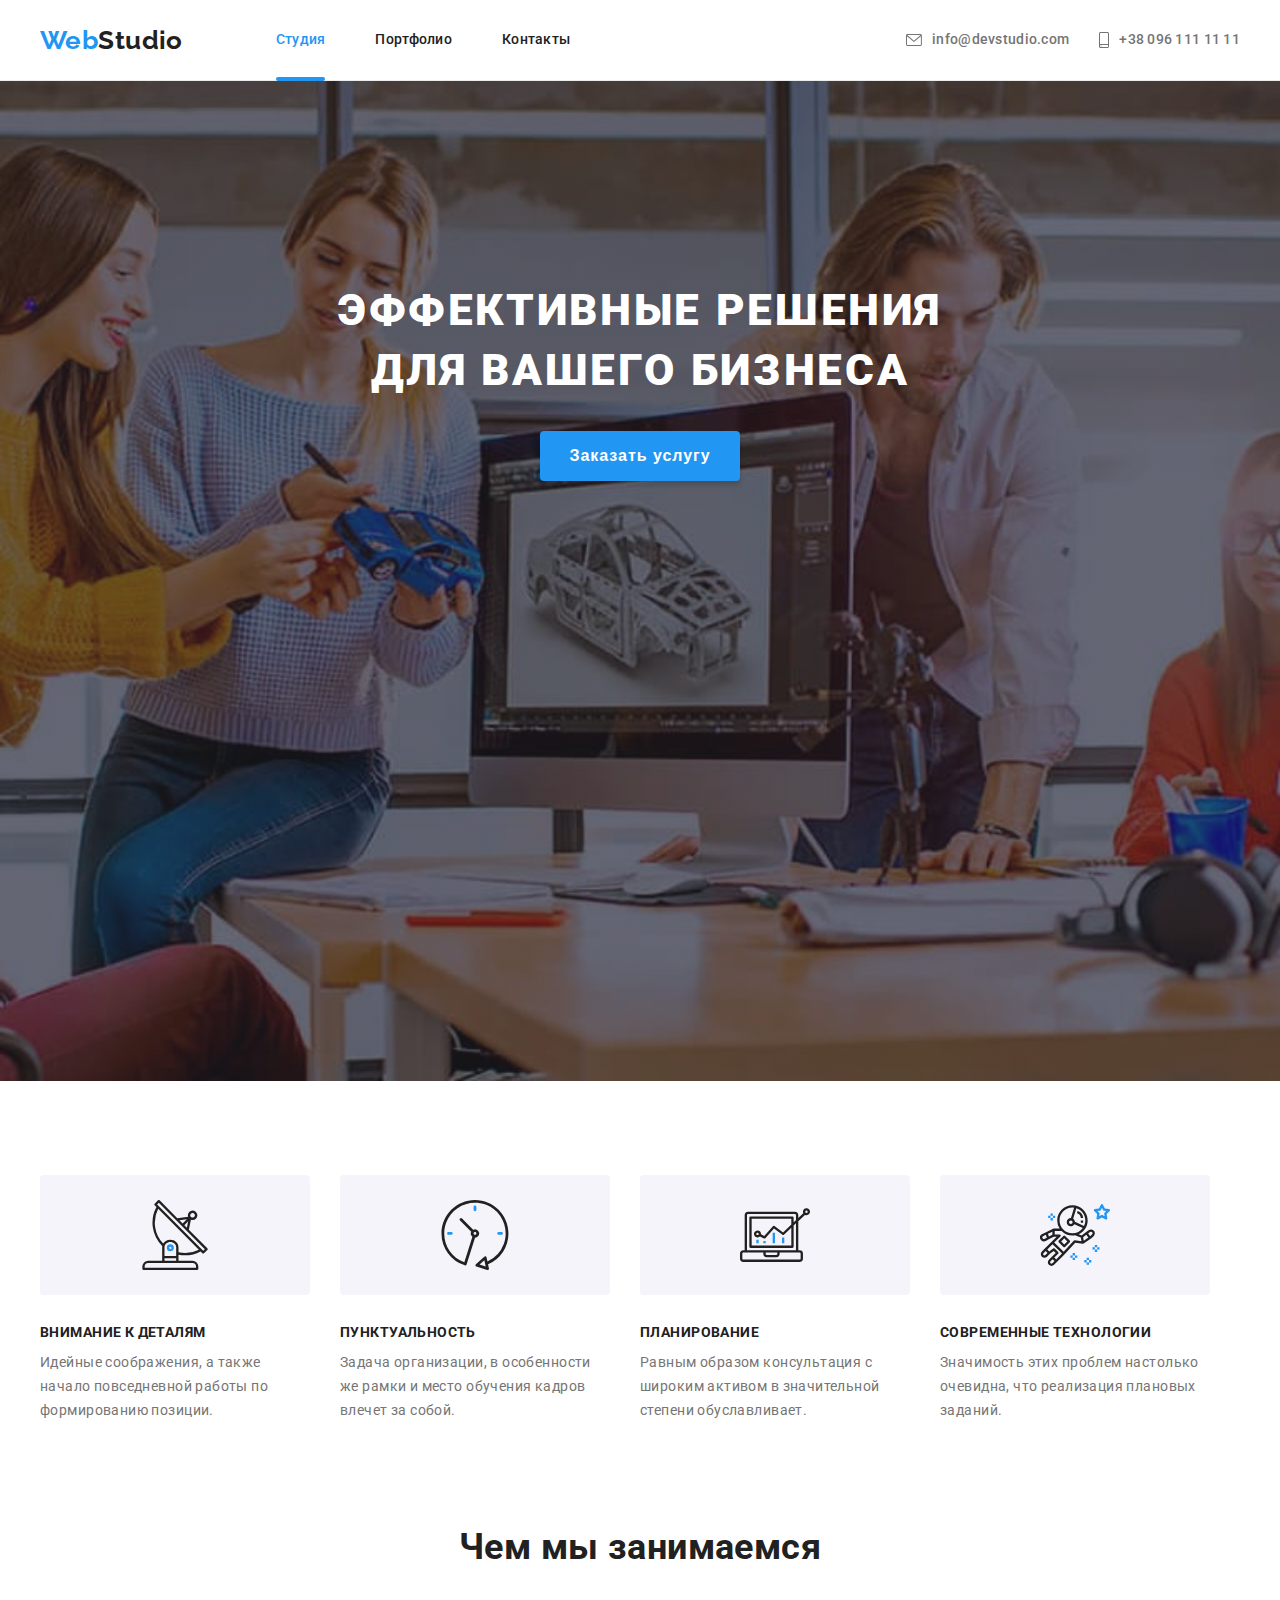
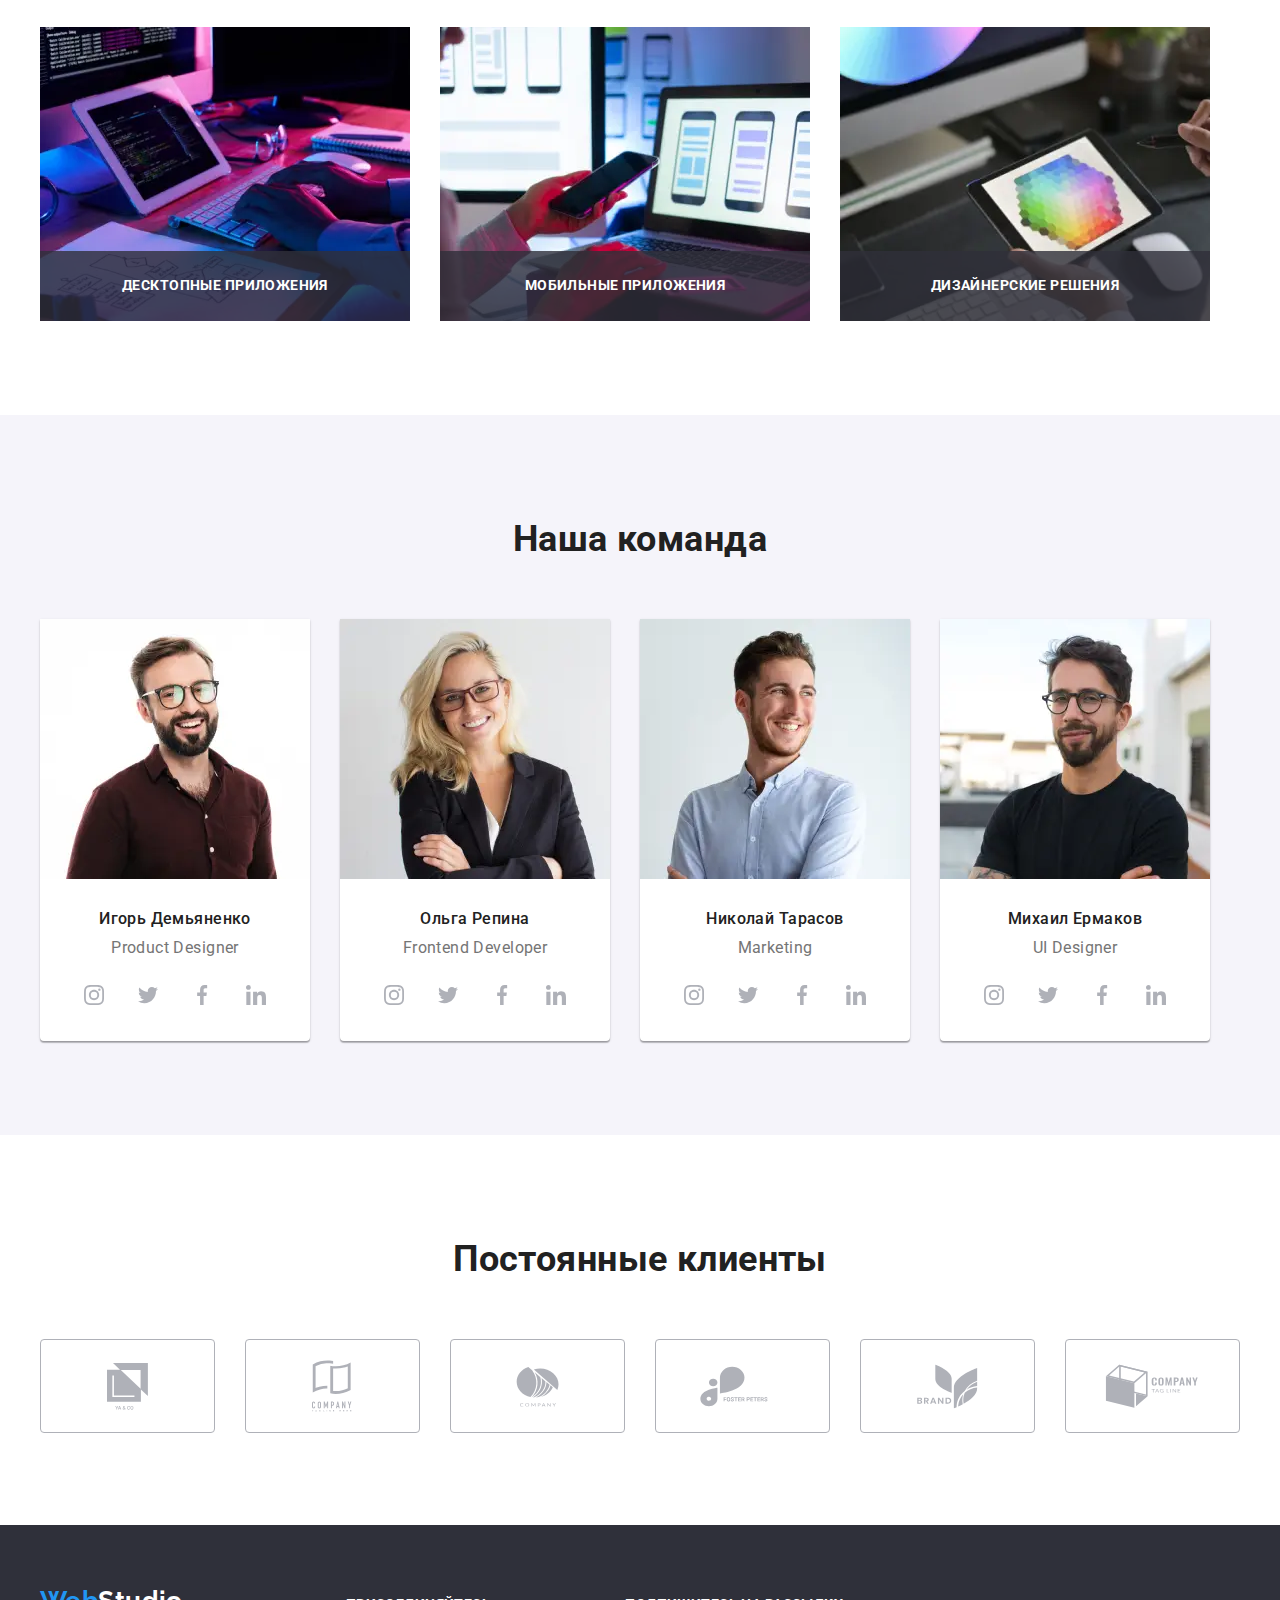
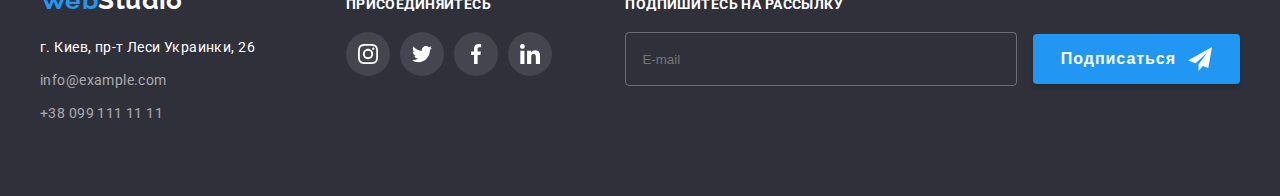
<file: index.html>
<!DOCTYPE html>
<html lang="ru">
  <head>
    <meta charset="UTF-8" />
    <meta http-equiv="X-UA-Compatible" content="IE=edge" />
    <meta name="viewport" content="width=device-width, initial-scale=1.0" />
    <title>WebStudio</title>
    <link rel="preconnect" href="https://fonts.gstatic.com" />
    <link
      href="https://fonts.googleapis.com/css2?family=Raleway:wght@700&family=Roboto:wght@400;500;700;900&display=swap"
      rel="stylesheet"
    />
    <link
      rel="stylesheet"
      href="https://cdnjs.cloudflare.com/ajax/libs/modern-normalize/1.0.0/modern-normalize.min.css"
      integrity="sha512-ISS7cAi1PEhQ8jnbJpJZMd29NlhNj4AWYyLOSp2CE/CsHxTCu+r+t0D2yoJudVrd0/8fTVPUVDzY5Tvli75u/g=="
      crossorigin="anonymous"
    />
    <link rel="stylesheet" href="./css/main.min.css" />
  </head>
  <body>

    <header class="header">
      <div class="container header__container">
        <!-- logo -->
        <a class="logo link--no-style" href="./index.html" lang="en"
          >Web<span class="logo--dark-theme">Studio</span></a
        >
        <ul class="link-list list--no-style">
          <li class="link-list__item">
            <a
              class="link-list__link link-list__link--current link--no-style"
              href="./index.html"
              >Студия</a
            >
          </li>
          <li class="link-list__item">
            <a class="link-list__link link--no-style" href="./portfolio.html"
              >Портфолио</a
            >
          </li>
          <li class="link-list__item">
            <a class="link-list__link link--no-style" href="">Контакты</a>
          </li>
        </ul>

        <!-- contacts -->
        <ul class="header-contacts list--no-style">
          <li class="header-contacts__item">
            <a
              class="header-contacts__link link--no-style"
              href="mailto:info@devstudio.com"
            >
              <svg class="header-contacts__icon" width="16" height="12">
                <use href="./images/icons.svg#envelope"></use>
              </svg>
              info@devstudio.com</a
            >
          </li>
          <li class="header-contacts__item">
            <a
              class="header-contacts__link link--no-style"
              href="tel:+380961111111"
            >
              <svg class="header-contacts__icon" width="10" height="16">
                <use href="./images/icons.svg#smartphone"></use>
              </svg>
              +38 096 111 11 11</a
            >
          </li>
        </ul>

        <button class="header__burger-btn" type="button" data-menu-button>
          <svg class="header__burger-icon">
            <use href="./images/icons.svg#burger"></use>
          </svg>
        </button>
      </div>

      <!-- ===========  mobile menu  ================= -->
      <div class="mobile-menu" data-menu>
        <div class="container mobile-menu__container">
          <button class="mobile-menu__close-btn" type="button" data-menu-close>
            <svg class="mobile-menu__close-icon">
              <use href="./images/icons.svg#close"></use>
            </svg>
          </button>
          <ul class="mobile-menu__link-list list--no-style">
            <li class="mobile-menu__list-item">
              <a
                class="
                  mobile-menu__link mobile-menu__link--current
                  link--no-style
                "
                href="./index.html"
                >Студия</a
              >
            </li>
            <li class="mobile-menu__list-item">
              <a
                class="mobile-menu__link link--no-style"
                href="./portfolio.html"
                >Портфолио</a
              >
            </li>
            <li class="mobile-menu__list-item">
              <a class="mobile-menu__link link--no-style" href="">Контакты</a>
            </li>
          </ul>

          <ul class="mobile-menu__contacts list--no-style">
            <li class="mobile-menu__contacts-item">
              <a
                class="mobile-menu__contacts-phone link--no-style"
                href="tel:+380961111111"
              >
                +38 096 111 11 11</a
              >
            </li>
            <li class="mobile-menu__contacts-item">
              <a
                class="mobile-menu__contacts-email link--no-style"
                href="mailto:info@devstudio.com"
              >
                info@devstudio.com</a
              >
            </li>
          </ul>

          <ul class="mobile-menu__socials list--no-style">
            <li class="mobile-menu__socials-item">
              <a href="" class="mobile-menu__socials-link link--no-style">
                Instagram
              </a>
            </li>
            <li class="mobile-menu__socials-item">
              <a href="" class="mobile-menu__socials-link link--no-style">
                Twitter
              </a>
            </li>
            <li class="mobile-menu__socials-item">
              <a href="" class="mobile-menu__socials-link link--no-style">
                Facebook
              </a>
            </li>
            <li class="mobile-menu__socials-item">
              <a href="" class="mobile-menu__socials-link link--no-style">
                LinkedIn
              </a>
            </li>
          </ul>
        </div>
      </div>
    </header>

    <!-- main content -->
    <main>
      <!-- hero-section -->
      <section class="hero">
        <h1 class="hero__title">Эффективные решения<br />для вашего бизнеса</h1>
        <button class="btn btn--centered" type="button" data-modal-open>
          Заказать услугу
        </button>
      </section>

      <!-- our features -->
      <section class="section features-section">
        <div class="container">
          <h2 class="visually-hidden">Наши особенности</h2>
          <ul class="features list--no-style">
            <li class="features__item">
              <div class="features__thumb">
                <svg class="features__icon">
                  <use href="./images/icons.svg#antenna"></use>
                </svg>
              </div>
              <h3 class="features__title">Внимание к деталям</h3>
              <p class="features__text">
                Идейные соображения, а также начало повседневной работы по
                формированию позиции.
              </p>
            </li>
            <li class="features__item">
              <div class="features__thumb">
                <svg class="features__icon">
                  <use href="./images/icons.svg#clock"></use>
                </svg>
              </div>
              <h3 class="features__title">Пунктуальность</h3>
              <p class="features__text">
                Задача организации, в особенности же рамки и место обучения
                кадров влечет за собой.
              </p>
            </li>
            <li class="features__item">
              <div class="features__thumb">
                <svg class="features__icon">
                  <use href="./images/icons.svg#diagram"></use>
                </svg>
              </div>
              <h3 class="features__title">Планирование</h3>
              <p class="features__text">
                Равным образом консультация с широким активом в значительной
                степени обуславливает.
              </p>
            </li>
            <li class="features__item">
              <div class="features__thumb">
                <svg class="features__icon">
                  <use href="./images/icons.svg#astronaut"></use>
                </svg>
              </div>
              <h3 class="features__title">Современные технологии</h3>
              <p class="features__text">
                Значимость этих проблем настолько очевидна, что реализация
                плановых заданий.
              </p>
            </li>
          </ul>
        </div>
      </section>

      <!-- what we do -->
      <section class="section works-section">
        <div class="container">
          <h2 class="section__title">Чем мы занимаемся</h2>
          <ul class="works list--no-style">
            <li class="works__item">
              <picture>
                <source srcset="./images/works/works-1-desktop.webp 1x, ./images/works/works-1-desktop@2x.webp 2x" type="image/webp" media="(min-width: 1200px)"/>
                <source srcset="./images/works/works-1-desktop.jpg 1x, ./images/works/works-1-desktop@2x.jpg 2x" type="image/jpeg" media="(min-width: 1200px)" />
                <img src="#" alt="Десктопные приложения" width="370" />
              </picture>
              <p class="works__title">Десктопные приложения</p>
            </li>
            <li class="works__item">
              <picture>
                <source srcset="./images/works/works-2-desktop.webp 1x, ./images/works/works-2-desktop@2x.webp 2x"
                  type="image/webp" media="(min-width: 1200px)"/>
                <source srcset="./images/works/works-2-desktop.jpg 1x, ./images/works/works-2-desktop@2x.jpg 2x" type="image/jpeg" media="(min-width: 1200px)"/>
                <img src="#" alt="Мобильные приложения" width="370" />
              </picture>
              <p class="works__title">Мобильные приложения</p>
            </li>
            <li class="works__item">
              <picture>
                <source srcset="./images/works/works-3-desktop.webp 1x, ./images/works/works-3-desktop@2x.webp 2x"
                  type="image/webp" media="(min-width: 1200px)"/>
                <source srcset="./images/works/works-3-desktop.jpg 1x, ./images/works/works-3-desktop@2x.jpg 2x" type="image/jpeg" media="(min-width: 1200px)"/>
                <img src="#" alt="Дизайнерские решения" width="370" />
              </picture>
              <p class="works__title">Дизайнерские решения</p>
            </li>
          </ul>
        </div>
      </section>

      <!-- our team -->
      <section class="section members-section">
        <div class="container">
          <h2 class="section__title">Наша команда</h2>
          <ul class="members-list list--no-style">
            <li class="members__item">
              <div class="member">
                <picture>
                  <source srcset="./images/our-team/team-1-desktop.webp 1x, ./images/our-team/team-1-desktop@2x.webp 2x"
                    media="(min-width: 1200px)" type="image/webp">
                  <source srcset="./images/our-team/team-1-desktop.jpg 1x, ./images/our-team/team-1-desktop@2x.jpg 2x"
                    media="(min-width: 1200px)">
                
                  <source srcset="./images/our-team/team-1-tablet.webp 1x, ./images/our-team/team-1-tablet@2x.webp 2x"
                    media="(min-width: 768px)" type="image/webp">
                  <source srcset="./images/our-team/team-1-tablet.jpg 1x, ./images/our-team/team-1-tablet@2x.jpg 2x"
                    media="(min-width: 768px)">
                
                  <source srcset="./images/our-team/team-1-mobile.webp 1x, ./images/our-team/team-1-mobile@2x.webp 2x"
                    media="(max-width: 767px)" type="image/webp">
                  <source srcset="./images/our-team/team-1-mobile.jpg 1x, ./images/our-team/team-1-mobile@2x.jpg 2x"
                    media="(max-width: 767px)">
                
                  <img class="member__photo" src="./images/our-team/team-1-desktop.jpg" alt="фото Игоря Демьяненко" />
                </picture>
                <h3 class="member__name">Игорь Демьяненко</h3>
                <p lang="en" class="member__function">Product Designer</p>

                <ul class="socials list--no-style">
                  <li class="socials__item">
                    <a href="" class="socials__link list--no-style">
                      <svg class="socials__icon" width="20" height="20">
                        <use href="./images/icons.svg#instagram"></use>
                      </svg>
                    </a>
                  </li>
                  <li class="socials__item">
                    <a href="" class="socials__link list--no-style">
                      <svg class="socials__icon" width="20" height="20">
                        <use href="./images/icons.svg#twitter"></use>
                      </svg>
                    </a>
                  </li>
                  <li class="socials__item">
                    <a href="" class="socials__link list--no-style">
                      <svg class="socials__icon" width="20" height="20">
                        <use href="./images/icons.svg#facebook"></use>
                      </svg>
                    </a>
                  </li>
                  <li class="socials__item">
                    <a href="" class="socials__link list--no-style">
                      <svg class="socials__icon" width="20" height="20">
                        <use href="./images/icons.svg#linkedin"></use>
                      </svg>
                    </a>
                  </li>
                </ul>
              </div>
            </li>
            <li class="members__item">
              <div class="member">
                <picture>
                  <source srcset="./images/our-team/team-2-desktop.webp 1x, ./images/our-team/team-2-desktop@2x.webp 2x"
                    media="(min-width: 1200px)" type="image/webp">
                  <source srcset="./images/our-team/team-2-desktop.jpg 1x, ./images/our-team/team-2-desktop@2x.jpg 2x"
                    media="(min-width: 1200px)">
                
                  <source srcset="./images/our-team/team-2-tablet.webp 1x, ./images/our-team/team-2-tablet@2x.webp 2x"
                    media="(min-width: 768px)" type="image/webp">
                  <source srcset="./images/our-team/team-2-tablet.jpg 1x, ./images/our-team/team-2-tablet@2x.jpg 2x"
                    media="(min-width: 768px)">
                
                  <source srcset="./images/our-team/team-2-mobile.webp 1x, ./images/our-team/team-2-mobile@2x.webp 2x"
                    media="(max-width: 767px)" type="image/webp">
                  <source srcset="./images/our-team/team-2-mobile.jpg 1x, ./images/our-team/team-2-mobile@2x.jpg 2x"
                    media="(max-width: 767px)">
                
                  <img class="member__photo" src="./images/our-team/team-2-desktop.jpg" alt="фото Ольги Репиной" />
                </picture>
                <h3 class="member__name">Ольга Репина</h3>
                <p lang="en" class="member__function">Frontend Developer</p>
                <ul class="socials list--no-style">
                  <li class="socials__item">
                    <a href="" class="socials__link list--no-style">
                      <svg class="socials__icon" width="20" height="20">
                        <use href="./images/icons.svg#instagram"></use>
                      </svg>
                    </a>
                  </li>
                  <li class="socials__item">
                    <a href="" class="socials__link list--no-style">
                      <svg class="socials__icon" width="20" height="20">
                        <use href="./images/icons.svg#twitter"></use>
                      </svg>
                    </a>
                  </li>
                  <li class="socials__item">
                    <a href="" class="socials__link list--no-style">
                      <svg class="socials__icon" width="20" height="20">
                        <use href="./images/icons.svg#facebook"></use>
                      </svg>
                    </a>
                  </li>
                  <li class="socials__item">
                    <a href="" class="socials__link list--no-style">
                      <svg class="socials__icon" width="20" height="20">
                        <use href="./images/icons.svg#linkedin"></use>
                      </svg>
                    </a>
                  </li>
                </ul>
              </div>
            </li>
            <li class="members-item">
              <div class="member">
                <picture>
                  <source srcset="./images/our-team/team-3-desktop.webp 1x, ./images/our-team/team-3-desktop@2x.webp 2x"
                    media="(min-width: 1200px)" type="image/webp">
                  <source srcset="./images/our-team/team-3-desktop.jpg 1x, ./images/our-team/team-3-desktop@2x.jpg 2x"
                    media="(min-width: 1200px)">
                
                  <source srcset="./images/our-team/team-3-tablet.webp 1x, ./images/our-team/team-3-tablet@2x.webp 2x"
                    media="(min-width: 768px)" type="image/webp">
                  <source srcset="./images/our-team/team-3-tablet.jpg 1x, ./images/our-team/team-3-tablet@2x.jpg 2x"
                    media="(min-width: 768px)">
                
                  <source srcset="./images/our-team/team-3-mobile.webp 1x, ./images/our-team/team-3-mobile@2x.webp 2x"
                    media="(max-width: 767px)" type="image/webp">
                  <source srcset="./images/our-team/team-3-mobile.jpg 1x, ./images/our-team/team-3-mobile@2x.jpg 2x"
                    media="(max-width: 767px)">
                
                  <img class="member__photo" src="./images/our-team/team-3-desktop.jpg" alt="фото Николая Тарасова" />
                </picture>
                <h3 class="member__name">Николай Тарасов</h3>
                <p lang="en" class="member__function">Marketing</p>
                <ul class="socials list--no-style">
                  <li class="socials__item">
                    <a href="" class="socials__link list--no-style">
                      <svg class="socials__icon" width="20" height="20">
                        <use href="./images/icons.svg#instagram"></use>
                      </svg>
                    </a>
                  </li>
                  <li class="socials__item">
                    <a href="" class="socials__link list--no-style">
                      <svg class="socials__icon" width="20" height="20">
                        <use href="./images/icons.svg#twitter"></use>
                      </svg>
                    </a>
                  </li>
                  <li class="socials__item">
                    <a href="" class="socials__link list--no-style">
                      <svg class="socials__icon" width="20" height="20">
                        <use href="./images/icons.svg#facebook"></use>
                      </svg>
                    </a>
                  </li>
                  <li class="socials__item">
                    <a href="" class="socials__link list--no-style">
                      <svg class="socials__icon" width="20" height="20">
                        <use href="./images/icons.svg#linkedin"></use>
                      </svg>
                    </a>
                  </li>
                </ul>
              </div>
            </li>
            <li class="members__item">
              <div class="member">
                <picture>
                  <source srcset="./images/our-team/team-4-desktop.webp 1x, ./images/our-team/team-4-desktop@2x.webp 2x"
                    media="(min-width: 1200px)" type="image/webp">
                  <source srcset="./images/our-team/team-4-desktop.jpg 1x, ./images/our-team/team-4-desktop@2x.jpg 2x"
                    media="(min-width: 1200px)">
                
                  <source srcset="./images/our-team/team-4-tablet.webp 1x, ./images/our-team/team-4-tablet@2x.webp 2x"
                    media="(min-width: 768px)" type="image/webp">
                  <source srcset="./images/our-team/team-4-tablet.jpg 1x, ./images/our-team/team-4-tablet@2x.jpg 2x"
                    media="(min-width: 768px)">
                
                  <source srcset="./images/our-team/team-4-mobile.webp 1x, ./images/our-team/team-4-mobile@2x.webp 2x"
                    media="(max-width: 767px)" type="image/webp">
                  <source srcset="./images/our-team/team-4-mobile.jpg 1x, ./images/our-team/team-4-mobile@2x.jpg 2x"
                    media="(max-width: 767px)">
                
                  <img class="member__photo" src="./images/our-team/team-4-desktop.jpg" alt="фото Михаила Ермакова" />
                </picture>
                <h3 class="member__name">Михаил Ермаков</h3>
                <p class="member__function" lang="en">UI Designer</p>
                <ul class="socials list--no-style">
                  <li class="socials__item">
                    <a href="" class="socials__link list--no-style">
                      <svg class="socials__icon" width="20" height="20">
                        <use href="./images/icons.svg#instagram"></use>
                      </svg>
                    </a>
                  </li>
                  <li class="socials__item">
                    <a href="" class="socials__link list--no-style">
                      <svg class="socials__icon" width="20" height="20">
                        <use href="./images/icons.svg#twitter"></use>
                      </svg>
                    </a>
                  </li>
                  <li class="socials__item">
                    <a href="" class="socials__link list--no-style">
                      <svg class="socials__icon" width="20" height="20">
                        <use href="./images/icons.svg#facebook"></use>
                      </svg>
                    </a>
                  </li>
                  <li class="socials__item">
                    <a href="" class="socials__link list--no-style">
                      <svg class="socials__icon" width="20" height="20">
                        <use href="./images/icons.svg#linkedin"></use>
                      </svg>
                    </a>
                  </li>
                </ul>
              </div>
            </li>
          </ul>
        </div>
      </section>

      <!-- our clients -->
      <section class="section">
        <div class="container">
          <h2 class="section__title">Постоянные клиенты</h2>
          <ul class="clients-list list--no-style">
            <li class="clients-list__item">
              <a href="" class="clients-list__link list--no-style">
                <svg class="clients-list__icon" width="41" height="47">
                  <use href="./images/icons.svg#client-1"></use>
                </svg>
              </a>
            </li>
            <li class="clients-list__item">
              <a href="" class="clients-list__link list--no-style">
                <svg class="clients-list__icon" width="40" height="52">
                  <use href="./images/icons.svg#client-2"></use>
                </svg>
              </a>
            </li>
            <li class="clients-list__item">
              <a href="" class="clients-list__link list--no-style">
                <svg class="clients-list__icon" width="43" height="41">
                  <use href="./images/icons.svg#client-3"></use>
                </svg>
              </a>
            </li>
            <li class="clients-list__item">
              <a href="" class="clients-list__link list--no-style">
                <svg class="clients-list__icon" width="84" height="41">
                  <use href="./images/icons.svg#client-4"></use>
                </svg>
              </a>
            </li>
            <li class="clients-list__item">
              <a href="" class="clients-list__link list--no-style">
                <svg class="clients-list__icon" width="63" height="45">
                  <use href="./images/icons.svg#client-5"></use>
                </svg>
              </a>
            </li>
            <li class="clients-list__item">
              <a href="" class="clients-list__link list--no-style">
                <svg class="clients-list__icon" width="94" height="44">
                  <use href="./images/icons.svg#client-6"></use>
                </svg>
              </a>
            </li>
          </ul>
        </div>
      </section>
    </main>

    <footer class="footer">
      <div class="container footer__container">
        <div class="flex-wrap">

          <div class="wrapper">
            <a
              class="logo footer__logo link--no-style"
              href="./index.html"
              lang="en"
              >Web<span class="logo--light-theme">Studio</span></a
            >
            <address class="address">
              <ul class="address__list list--no-style">
                <li class="address__item">
                  <a
                    class="address__link contact-map link--no-style"
                    href="https://goo.gl/maps/neQX7SjU9CnfQopdA"
                    target="_blank"
                    rel="noreferrer noopener"
                  >
                    г. Киев, пр-т Леси Украинки, 26
                  </a>
                </li>
                <li class="address__item">
                  <a
                    class="address__link address__link--gray link--no-style"
                    href="mailto:info@example.com"
                  >
                    info@example.com
                  </a>
                </li>
                <li class="address__item">
                  <a
                    class="address__link address__link--gray link--no-style"
                    href="tel:+380991111111"
                  >
                    +38 099 111 11 11
                  </a>
                </li>
              </ul>
            </address>
          </div>

          <div class="join">
            <p class="join__title">Присоединяйтесь</p>
            <ul class="socials list--no-style">
              <li class="socials__item">
                <a
                  href=""
                  class="socials__link socials__link--dark-theme link--no-style"
                >
                  <svg
                    class="socials__icon socials__icon--dark-theme"
                    width="20"
                    height="20"
                  >
                    <use href="./images/icons.svg#instagram"></use>
                  </svg>
                </a>
              </li>
              <li class="socials__item">
                <a
                  href=""
                  class="socials__link socials__link--dark-theme link--no-style"
                >
                  <svg
                    class="socials__icon socials__icon--dark-theme"
                    width="20"
                    height="20"
                  >
                    <use href="./images/icons.svg#twitter"></use>
                  </svg>
                </a>
              </li>
              <li class="socials__item">
                <a
                  href=""
                  class="socials__link socials__link--dark-theme link--no-style"
                >
                  <svg
                    class="socials__icon socials__icon--dark-theme"
                    width="20"
                    height="20"
                  >
                    <use href="./images/icons.svg#facebook"></use>
                  </svg>
                </a>
              </li>
              <li class="socials__item">
                <a
                  href=""
                  class="socials__link socials__link--dark-theme link--no-style"
                >
                  <svg
                    class="socials__icon socials__icon--dark-theme"
                    width="20"
                    height="20"
                  >
                    <use href="./images/icons.svg#linkedin"></use>
                  </svg>
                </a>
              </li>
            </ul>
          </div>
        </div>

          <div class="spam">
            <label for="spam-email"
              ><span class="spam__title">Подпишитесь на рассылку</span></label
            >
            <form class="spam__form" autocomplete="off">
              <input
                class="spam__email-input"
                type="email"
                id="spam-email"
                placeholder="E-mail"
                title="Напишите свой ящик, чтоб получать рассылку"
                required
              />
              <button class="btn spam__btn" type="submit">
                <span>Подписаться</span
                ><svg class="spam__icon" width="24" height="24">
                  <use href="./images/icons.svg#send"></use>
                </svg>
              </button>
            </form>
          </div>
        
      </div>
    </footer>

    <!-- modal window -->
    <div class="backdrop is-hidden" data-modal>
      <div class="modal">
        <button
          class="close-btn modal__close-btn"
          type="button"
          data-modal-close
        >
          <svg class="close-btn__icon" width="11" height="11">
            <use href="./images/icons.svg#close"></use>
          </svg>
        </button>

        <p class="modal__title">Оставьте свои данные, мы вам перезвоним</p>

        <form class="form" autocomplete="off">
          <label class="form__field">
            <input
              class="form__input"
              type="text"
              name="name"
              title="Введите своё имя"
              minlength="2"
              maxlength="30"
              placeholder="Иван Иванович"
              required
            />
            <span class="form__label">Имя</span>
            <svg class="form__icon" width="18" height="18">
              <use href="./images/icons.svg#person"></use>
            </svg>
          </label>

          <label class="form__field">
            <input
              class="form__input"
              type="tel"
              name="phone"
              title="Ведите номер телефона"
              minlength="3"
              maxlength="14"
              placeholder="+38-000-00-00-00"
              required
            />
            <span class="form__label">Телефон</span>
            <svg class="form__icon" width="18" height="18">
              <use href="./images/icons.svg#phone"></use>
            </svg>
          </label>

          <label class="form__field">
            <input
              class="form__input"
              type="email"
              name="email"
              title="Введите почтовый ящик"
              placeholder="example@mail.com"
            />
            <span class="form__label">Почта</span>
            <svg class="form__icon" width="18" height="18">
              <use href="./images/icons.svg#email"></use>
            </svg>
          </label>

          <label class="form__field textarea__field">
            <textarea
              class="form__input form__textarea"
              name="form-comments"
              placeholder="Введите текст"
              title="Тут можно написать свой комментарий"
              maxlength="200"
            ></textarea>
            <span class="form__label textarea__label">Комментарий</span>
          </label>

          <div class="agreement">
            <label class="agreement__label">
              <input
                class="agreement__checkbox visually-hidden"
                type="checkbox"
                name="agreement"
                value="ok"
                required
              />
              <svg class="agreement__icon" width="16" height="15">
                <use href="./images/icons.svg#check"></use>
              </svg>
              <span>Соглашаюсь с рассылкой и принимаю </span>
            </label>
            <a class="agreement__link" href="">Условия договора</a>
          </div>
          <button class="btn btn--centered" type="submit">Отправить</button>
        </form>
      </div>
    </div>

    <script src="./js/modal.js"></script>
    <script src="./js/menu.js"></script>
  </body>
</html>
</file>
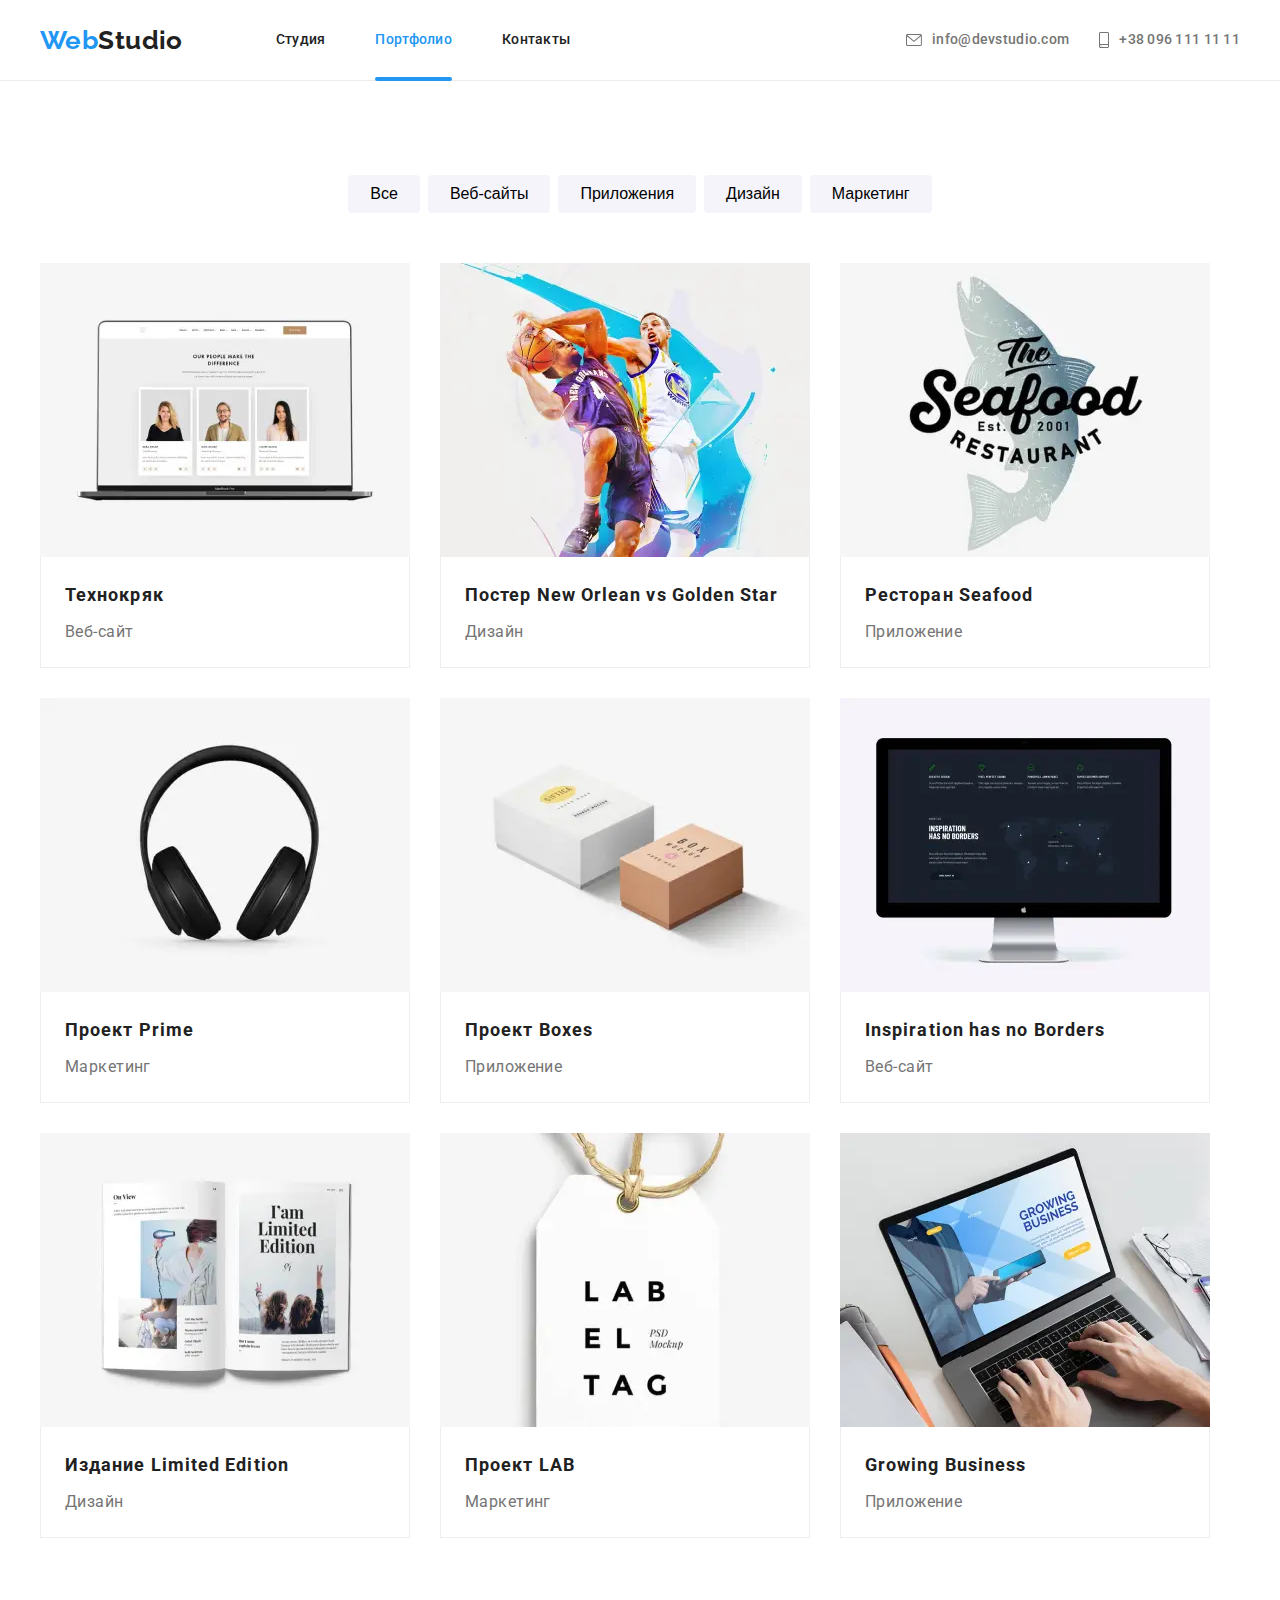
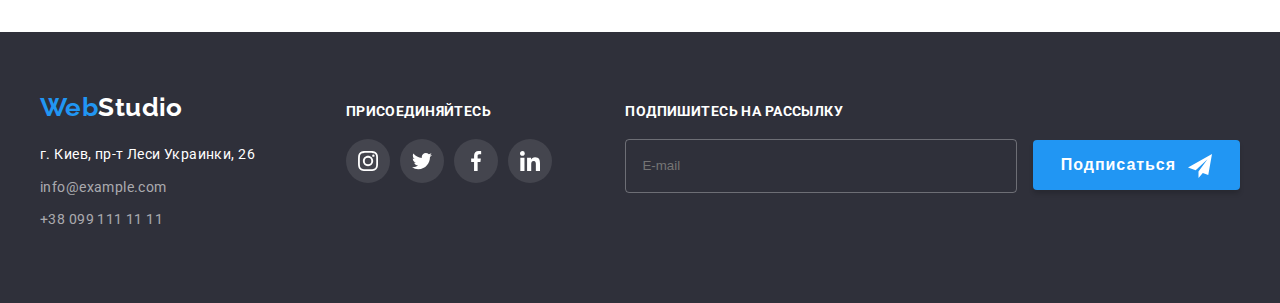
<file: portfolio.html>
<!DOCTYPE html>
<html lang="ru">
  <head>
    <meta charset="UTF-8" />
    <meta http-equiv="X-UA-Compatible" content="IE=edge" />
    <meta name="viewport" content="width=device-width, initial-scale=1.0" />
    <title>WebStudio</title>
    <link rel="preconnect" href="https://fonts.gstatic.com" />
    <link
      href="https://fonts.googleapis.com/css2?family=Raleway:wght@700&family=Roboto:wght@400;500;700;900&display=swap"
      rel="stylesheet"
    />
    <link
      rel="stylesheet"
      href="https://cdnjs.cloudflare.com/ajax/libs/modern-normalize/1.0.0/modern-normalize.min.css"
      integrity="sha512-ISS7cAi1PEhQ8jnbJpJZMd29NlhNj4AWYyLOSp2CE/CsHxTCu+r+t0D2yoJudVrd0/8fTVPUVDzY5Tvli75u/g=="
      crossorigin="anonymous"
    />
    <link rel="stylesheet" href="./css/main.min.css" />
  </head>
  <body>
    <header class="header">
      <div class="container header__container">
        <!-- logo -->
        <a class="logo link--no-style" href="./index.html" lang="en">Web<span class="logo--dark-theme">Studio</span></a>
        <ul class="link-list list--no-style">
          <li class="link-list__item">
            <a class="link-list__link link--no-style" href="./index.html">Студия</a>
          </li>
          <li class="link-list__item">
            <a class="link-list__link link-list__link--current link--no-style" href="./portfolio.html">Портфолио</a>
          </li>
          <li class="link-list__item">
            <a class="link-list__link link--no-style" href="">Контакты</a>
          </li>
        </ul>
    
        <!-- contacts -->
        <ul class="header-contacts list--no-style">
          <li class="header-contacts__item">
            <a class="header-contacts__link link--no-style" href="mailto:info@devstudio.com">
              <svg class="header-contacts__icon" width="16" height="12">
                <use href="./images/icons.svg#envelope"></use>
              </svg>
              info@devstudio.com</a>
          </li>
          <li class="header-contacts__item">
            <a class="header-contacts__link link--no-style" href="tel:+380961111111">
              <svg class="header-contacts__icon" width="10" height="16">
                <use href="./images/icons.svg#smartphone"></use>
              </svg>
              +38 096 111 11 11</a>
          </li>
        </ul>
    
        <button class="header__burger-btn" type="button" data-menu-button>
          <svg class="header__burger-icon">
            <use href="./images/icons.svg#burger"></use>
          </svg>
        </button>
      </div>
    
      <!-- ===========  mobile menu  ================= -->
      <div class="mobile-menu" data-menu>
        <div class="container mobile-menu__container">
          <button class="mobile-menu__close-btn" type="button" data-menu-close>
            <svg class="mobile-menu__close-icon">
              <use href="./images/icons.svg#close"></use>
            </svg>
          </button>
          <ul class="mobile-menu__link-list list--no-style">
            <li class="mobile-menu__list-item">
              <a class="
                      mobile-menu__link
                      link--no-style
                    " href="./index.html">Студия</a>
            </li>
            <li class="mobile-menu__list-item">
              <a class="mobile-menu__link mobile-menu__link--current link--no-style" href="./portfolio.html">Портфолио</a>
            </li>
            <li class="mobile-menu__list-item">
              <a class="mobile-menu__link link--no-style" href="">Контакты</a>
            </li>
          </ul>
    
          <ul class="mobile-menu__contacts list--no-style">
            <li class="mobile-menu__contacts-item">
              <a class="mobile-menu__contacts-phone link--no-style" href="tel:+380961111111">
                +38 096 111 11 11</a>
            </li>
            <li class="mobile-menu__contacts-item">
              <a class="mobile-menu__contacts-email link--no-style" href="mailto:info@devstudio.com">
                info@devstudio.com</a>
            </li>
          </ul>
    
          <ul class="mobile-menu__socials list--no-style">
            <li class="mobile-menu__socials-item">
              <a href="" class="mobile-menu__socials-link link--no-style">
                Instagram
              </a>
            </li>
            <li class="mobile-menu__socials-item">
              <a href="" class="mobile-menu__socials-link link--no-style">
                Twitter
              </a>
            </li>
            <li class="mobile-menu__socials-item">
              <a href="" class="mobile-menu__socials-link link--no-style">
                Facebook
              </a>
            </li>
            <li class="mobile-menu__socials-item">
              <a href="" class="mobile-menu__socials-link link--no-style">
                LinkedIn
              </a>
            </li>
          </ul>
        </div>
      </div>
    </header>

    <!-- main content -->
    <main>
      <!-- our works -->
      <section class="section section__portfolio">
        <div class="container">
          <h1 class="visually-hidden">Наши работы</h1>

          <ul class="portfolio-filter list--no-style">
            <li class="portfolio-filter__item">
              <button class="portfolio-btn" type="button">Все</button>
            </li>
            <li class="portfolio-filter__item">
              <button class="portfolio-btn" type="button">Веб-сайты</button>
            </li>
            <li class="portfolio-filter__item">
              <button class="portfolio-btn" type="button">Приложения</button>
            </li>
            <li class="portfolio-filter__item">
              <button class="portfolio-btn" type="button">Дизайн</button>
            </li>
            <li class="portfolio-filter__item">
              <button class="portfolio-btn" type="button">Маркетинг</button>
            </li>
          </ul>

          <ul class="portfolio-gallery list--no-style">
            <li class="portfolio-gallery__item">
              <a class="card link--no-style" href="">
                <div class="card__box">
                  <picture>
                    <source srcset="./images/portfolio/portfolio-1-desktop.webp 1x, ./images/portfolio/portfolio-1-desktop@2x.webp 2x" media="(min-width: 1200px)" type="image/webp">
                    <source srcset="./images/portfolio/portfolio-1-desktop.jpg 1x, ./images/portfolio/portfolio-1-desktop@2x.jpg 2x" media="(min-width: 1200px)">
                    
                    <source srcset="./images/portfolio/portfolio-1-tablet.webp 1x, ./images/portfolio/portfolio-1-tablet@2x.webp 2x" media="(min-width: 768px)" type="image/webp">
                    <source srcset="./images/portfolio/portfolio-1-tablet.jpg 1x, ./images/portfolio/portfolio-1-tablet@2x.jpg 2x" media="(min-width: 768px)">
                    
                    <source srcset="./images/portfolio/portfolio-1-mobile.webp 1x, ./images/portfolio/portfolio-1-mobile@2x.webp 2x" media="(max-width: 767px)" type="image/webp">
                    <source srcset="./images/portfolio/portfolio-1-mobile.jpg 1x, ./images/portfolio/portfolio-1-mobile@2x.jpg 2x" media="(max-width: 767px)">
                    
                    <img class="card__image" src="./images/portfolio/portfolio-1.jpg" alt="фото веб-сайта Технокряк" />
                  </picture>
                  <p class="card__overlay">
                    Технокряк это современная площадка распространения
                    коронавируса. Компании используют эту платформу для
                    цифрового шпионажа и атак на защищённые сервера конкурентов.
                  </p>
                </div>
                <div class="card__title">
                  <h2 class="card__name">Технокряк</h2>
                  <p class="card__text">Веб-сайт</p>
                </div>
              </a>
            </li>
            <li class="portfolio-gallery__item">
              <a class="card link--no-style" href="">
                <div class="card__box">
                  <picture>
                    <source srcset="./images/portfolio/portfolio-2-desktop.webp 1x, ./images/portfolio/portfolio-2-desktop@2x.webp 2x" media="(min-width: 1200px)" type="image/webp">
                    <source srcset="./images/portfolio/portfolio-2-desktop.jpg 1x, ./images/portfolio/portfolio-2-desktop@2x.jpg 2x" media="(min-width: 1200px)">
                  
                    <source srcset="./images/portfolio/portfolio-2-tablet.webp 1x, ./images/portfolio/portfolio-2-tablet@2x.webp 2x" media="(min-width: 768px)" type="image/webp">
                    <source srcset="./images/portfolio/portfolio-2-tablet.jpg 1x, ./images/portfolio/portfolio-2-tablet@2x.jpg 2x" media="(min-width: 768px)">
                  
                    <source srcset="./images/portfolio/portfolio-2-mobile.webp 1x, ./images/portfolio/portfolio-2-mobile@2x.webp 2x" media="(max-width: 767px)" type="image/webp">
                    <source srcset="./images/portfolio/portfolio-2-mobile.jpg 1x, ./images/portfolio/portfolio-2-mobile@2x.jpg 2x" media="(max-width: 767px)">
                  
                    <img class="card__image" src="./images/portfolio/portfolio-2.jpg" alt="фото постера" />
                  </picture>
                  <p class="card__overlay">
                    Технокряк это современная площадка распространения
                    коронавируса. Компании используют эту платформу для
                    цифрового шпионажа и атак на защищённые сервера конкурентов.
                    Lorem ipsum dolor sit, amet consectetur adipisicing elit.
                    Incidunt, provident? Vel tempora deleniti animi? Nostrum
                    quidem, autem, dolores suscipit perferendis quam aperiam
                    nobis eligendi aspernatur corrupti sapiente doloremque minus
                    eaque.
                  </p>
                </div>
                <div class="card__title">
                  <h2 class="card__name">
                    Постер <span lang="en">New Orlean vs Golden Star</span>
                  </h2>
                  <p class="card__text">Дизайн</p>
                </div>
              </a>
            </li>
            <li class="portfolio-gallery__item">
              <a class="card link--no-style" href="">
                <div class="card__box">
                  <picture>
                    <source srcset="./images/portfolio/portfolio-3-desktop.webp 1x, ./images/portfolio/portfolio-3-desktop@2x.webp 2x"
                      media="(min-width: 1200px)" type="image/webp">
                    <source srcset="./images/portfolio/portfolio-3-desktop.jpg 1x, ./images/portfolio/portfolio-3-desktop@2x.jpg 2x"
                      media="(min-width: 1200px)">
                  
                    <source srcset="./images/portfolio/portfolio-3-tablet.webp 1x, ./images/portfolio/portfolio-3-tablet@2x.webp 2x"
                      media="(min-width: 768px)" type="image/webp">
                    <source srcset="./images/portfolio/portfolio-3-tablet.jpg 1x, ./images/portfolio/portfolio-3-tablet@2x.jpg 2x"
                      media="(min-width: 768px)">
                  
                    <source srcset="./images/portfolio/portfolio-3-mobile.webp 1x, ./images/portfolio/portfolio-3-mobile@2x.webp 2x"
                      media="(max-width: 767px)" type="image/webp">
                    <source srcset="./images/portfolio/portfolio-3-mobile.jpg 1x, ./images/portfolio/portfolio-3-mobile@2x.jpg 2x"
                      media="(max-width: 767px)">
                  
                    <img class="card__image" src="./images/portfolio/portfolio-3.jpg" alt="фото логотипа ресторана" />
                  </picture>
                  <p class="card__overlay">
                    Технокряк это современная площадка распространения
                    коронавируса. Компании используют эту платформу для
                    цифрового шпионажа и атак на защищённые сервера конкурентов.
                    Lorem ipsum dolor sit amet consectetur adipisicing elit.
                    Error necessitatibus quasi suscipit ex nulla dignissimos
                    itaque totam natus, magni quia qui assumenda tenetur iusto
                    delectus animi enim dolor, saepe aliquam.
                  </p>
                </div>
                <div class="card__title">
                  <h2 class="card__name">
                    Ресторан <span lang="en">Seafood</span>
                  </h2>
                  <p class="card__text">Приложение</p>
                </div>
              </a>
            </li>
            <li class="portfolio-gallery__item">
              <a class="card link--no-style" href="">
                <div class="card__box">
                  <picture>
                    <source srcset="./images/portfolio/portfolio-4-desktop.webp 1x, ./images/portfolio/portfolio-4-desktop@2x.webp 2x"
                      media="(min-width: 1200px)" type="image/webp">
                    <source srcset="./images/portfolio/portfolio-4-desktop.jpg 1x, ./images/portfolio/portfolio-4-desktop@2x.jpg 2x"
                      media="(min-width: 1200px)">
                  
                    <source srcset="./images/portfolio/portfolio-4-tablet.webp 1x, ./images/portfolio/portfolio-4-tablet@2x.webp 2x"
                      media="(min-width: 768px)" type="image/webp">
                    <source srcset="./images/portfolio/portfolio-4-tablet.jpg 1x, ./images/portfolio/portfolio-4-tablet@2x.jpg 2x"
                      media="(min-width: 768px)">
                  
                    <source srcset="./images/portfolio/portfolio-4-mobile.webp 1x, ./images/portfolio/portfolio-4-mobile@2x.webp 2x"
                      media="(max-width: 767px)" type="image/webp">
                    <source srcset="./images/portfolio/portfolio-4-mobile.jpg 1x, ./images/portfolio/portfolio-4-mobile@2x.jpg 2x"
                      media="(max-width: 767px)">
                  
                    <img class="card__image" src="./images/portfolio/portfolio-4.jpg" alt="фото с наушникам" />
                  </picture>
                  <p class="card__overlay">
                    Технокряк это современная площадка распространения
                    коронавируса. Компании используют эту платформу для
                    цифрового шпионажа и атак на защищённые сервера конкурентов.
                  </p>
                </div>
                <div class="card__title">
                  <h2 class="card__name">
                    Проект <span lang="en">Prime</span>
                  </h2>
                  <p class="card__text">Маркетинг</p>
                </div>
              </a>
            </li>
            <li class="portfolio-gallery__item">
              <a class="card link--no-style" href="">
                <div class="card__box">
                  <picture>
                    <source srcset="./images/portfolio/portfolio-5-desktop.webp 1x, ./images/portfolio/portfolio-5-desktop@2x.webp 2x"
                      media="(min-width: 1200px)" type="image/webp">
                    <source srcset="./images/portfolio/portfolio-5-desktop.jpg 1x, ./images/portfolio/portfolio-5-desktop@2x.jpg 2x"
                      media="(min-width: 1200px)">
                  
                    <source srcset="./images/portfolio/portfolio-5-tablet.webp 1x, ./images/portfolio/portfolio-5-tablet@2x.webp 2x"
                      media="(min-width: 768px)" type="image/webp">
                    <source srcset="./images/portfolio/portfolio-5-tablet.jpg 1x, ./images/portfolio/portfolio-5-tablet@2x.jpg 2x"
                      media="(min-width: 768px)">
                  
                    <source srcset="./images/portfolio/portfolio-5-mobile.webp 1x, ./images/portfolio/portfolio-5-mobile@2x.webp 2x"
                      media="(max-width: 767px)" type="image/webp">
                    <source srcset="./images/portfolio/portfolio-5-mobile.jpg 1x, ./images/portfolio/portfolio-5-mobile@2x.jpg 2x"
                      media="(max-width: 767px)">
                  
                    <img class="card__image" src="./images/portfolio/portfolio-5.jpg" alt="фото с коробочками" />
                  </picture>
                  <p class="card__overlay">
                    Технокряк это современная площадка распространения
                    коронавируса. Компании используют эту платформу для
                    цифрового шпионажа и атак на защищённые сервера конкурентов.
                  </p>
                </div>
                <div class="card__title">
                  <h2 class="card__name">
                    Проект <span lang="en">Boxes</span>
                  </h2>
                  <p class="card__text">Приложение</p>
                </div>
              </a>
            </li>
            <li class="portfolio-gallery__item">
              <a class="card link--no-style" href="">
                <div class="card__box">
                  <picture>
                    <source srcset="./images/portfolio/portfolio-6-desktop.webp 1x, ./images/portfolio/portfolio-6-desktop@2x.webp 2x"
                      media="(min-width: 1200px)" type="image/webp">
                    <source srcset="./images/portfolio/portfolio-6-desktop.jpg 1x, ./images/portfolio/portfolio-6-desktop@2x.jpg 2x"
                      media="(min-width: 1200px)">
                  
                    <source srcset="./images/portfolio/portfolio-6-tablet.webp 1x, ./images/portfolio/portfolio-6-tablet@2x.webp 2x"
                      media="(min-width: 768px)" type="image/webp">
                    <source srcset="./images/portfolio/portfolio-6-tablet.jpg 1x, ./images/portfolio/portfolio-6-tablet@2x.jpg 2x"
                      media="(min-width: 768px)">
                  
                    <source srcset="./images/portfolio/portfolio-6-mobile.webp 1x, ./images/portfolio/portfolio-6-mobile@2x.webp 2x"
                      media="(max-width: 767px)" type="image/webp">
                    <source srcset="./images/portfolio/portfolio-6-mobile.jpg 1x, ./images/portfolio/portfolio-6-mobile@2x.jpg 2x"
                      media="(max-width: 767px)">
                  
                    <img class="card__image" src="./images/portfolio/portfolio-6.jpg" alt="фото веб-сайта" />
                  </picture>
                  <p class="card__overlay">
                    Технокряк это современная площадка распространения
                    коронавируса. Компании используют эту платформу для
                    цифрового шпионажа и атак на защищённые сервера конкурентов.
                  </p>
                </div>
                <div class="card__title">
                  <h2 class="card__name">
                    <span lang="en">Inspiration has no Borders</span>
                  </h2>
                  <p class="card__text">Веб-сайт</p>
                </div>
              </a>
            </li>
            <li class="portfolio-gallery__item">
              <a class="card link--no-style" href="">
                <div class="card__box">
                  <picture>
                    <source srcset="./images/portfolio/portfolio-7-desktop.webp 1x, ./images/portfolio/portfolio-7-desktop@2x.webp 2x"
                      media="(min-width: 1200px)" type="image/webp">
                    <source srcset="./images/portfolio/portfolio-7-desktop.jpg 1x, ./images/portfolio/portfolio-7-desktop@2x.jpg 2x"
                      media="(min-width: 1200px)">
                  
                    <source srcset="./images/portfolio/portfolio-7-tablet.webp 1x, ./images/portfolio/portfolio-7-tablet@2x.webp 2x"
                      media="(min-width: 768px)" type="image/webp">
                    <source srcset="./images/portfolio/portfolio-7-tablet.jpg 1x, ./images/portfolio/portfolio-7-tablet@2x.jpg 2x"
                      media="(min-width: 768px)">
                  
                    <source srcset="./images/portfolio/portfolio-7-mobile.webp 1x, ./images/portfolio/portfolio-7-mobile@2x.webp 2x"
                      media="(max-width: 767px)" type="image/webp">
                    <source srcset="./images/portfolio/portfolio-7-mobile.jpg 1x, ./images/portfolio/portfolio-7-mobile@2x.jpg 2x"
                      media="(max-width: 767px)">
                  
                    <img class="card__image" src="./images/portfolio/portfolio-7.jpg" alt="фото развёрнутой книги" />
                  </picture>
                  <p class="card__overlay">
                    Технокряк это современная площадка распространения
                    коронавируса. Компании используют эту платформу для
                    цифрового шпионажа и атак на защищённые сервера конкурентов.
                  </p>
                </div>
                <div class="card__title">
                  <h2 class="card__name">
                    Издание <span lang="en">Limited Edition</span>
                  </h2>
                  <p class="card__text">Дизайн</p>
                </div>
              </a>
            </li>
            <li class="portfolio-gallery__item">
              <a class="card link--no-style" href="">
                <div class="card__box">
                  <picture>
                    <source srcset="./images/portfolio/portfolio-8-desktop.webp 1x, ./images/portfolio/portfolio-8-desktop@2x.webp 2x"
                      media="(min-width: 1200px)" type="image/webp">
                    <source srcset="./images/portfolio/portfolio-8-desktop.jpg 1x, ./images/portfolio/portfolio-8-desktop@2x.jpg 2x"
                      media="(min-width: 1200px)">
                  
                    <source srcset="./images/portfolio/portfolio-8-tablet.webp 1x, ./images/portfolio/portfolio-8-tablet@2x.webp 2x"
                      media="(min-width: 768px)" type="image/webp">
                    <source srcset="./images/portfolio/portfolio-8-tablet.jpg 1x, ./images/portfolio/portfolio-8-tablet@2x.jpg 2x"
                      media="(min-width: 768px)">
                  
                    <source srcset="./images/portfolio/portfolio-8-mobile.webp 1x, ./images/portfolio/portfolio-8-mobile@2x.webp 2x"
                      media="(max-width: 767px)" type="image/webp">
                    <source srcset="./images/portfolio/portfolio-8-mobile.jpg 1x, ./images/portfolio/portfolio-8-mobile@2x.jpg 2x"
                      media="(max-width: 767px)">
                  
                    <img class="card__image" src="./images/portfolio/portfolio-8.jpg" alt="фото бирки" />
                  </picture>
                  <p class="card__overlay">
                    Технокряк это современная площадка распространения
                    коронавируса. Компании используют эту платформу для
                    цифрового шпионажа и атак на защищённые сервера конкурентов.
                  </p>
                </div>
                <div class="card__title">
                  <h2 class="card__name">Проект LAB</h2>
                  <p class="card__text">Маркетинг</p>
                </div>
              </a>
            </li>
            <li class="portfolio-gallery__item">
              <a class="card link--no-style" href="">
                <div class="card__box">
                  <picture>
                    <source srcset="./images/portfolio/portfolio-9-desktop.webp 1x, ./images/portfolio/portfolio-9-desktop@2x.webp 2x"
                      media="(min-width: 1200px)" type="image/webp">
                    <source srcset="./images/portfolio/portfolio-9-desktop.jpg 1x, ./images/portfolio/portfolio-9-desktop@2x.jpg 2x"
                      media="(min-width: 1200px)">
                  
                    <source srcset="./images/portfolio/portfolio-9-tablet.webp 1x, ./images/portfolio/portfolio-9-tablet@2x.webp 2x"
                      media="(min-width: 768px)" type="image/webp">
                    <source srcset="./images/portfolio/portfolio-9-tablet.jpg 1x, ./images/portfolio/portfolio-9-tablet@2x.jpg 2x"
                      media="(min-width: 768px)">
                  
                    <source srcset="./images/portfolio/portfolio-9-mobile.webp 1x, ./images/portfolio/portfolio-9-mobile@2x.webp 2x"
                      media="(max-width: 767px)" type="image/webp">
                    <source srcset="./images/portfolio/portfolio-9-mobile.jpg 1x, ./images/portfolio/portfolio-9-mobile@2x.jpg 2x"
                      media="(max-width: 767px)">
                  
                    <img class="card__image" src="./images/portfolio/portfolio-9.jpg" alt="фото приложения" />
                  </picture>
                  <p class="card__overlay">
                    Технокряк это современная площадка распространения
                    коронавируса. Компании используют эту платформу для
                    цифрового шпионажа и атак на защищённые сервера конкурентов.
                  </p>
                </div>
                <div class="card__title">
                  <h2 class="card__name">
                    <span lang="en">Growing Business</span>
                  </h2>
                  <p class="card__text">Приложение</p>
                </div>
              </a>
            </li>
          </ul>
        </div>
        <!-- /container -->
      </section>
    </main>

    <footer class="footer">
      <div class="container footer__container">
        <div class="flex-wrap">
    
          <div class="wrapper">
            <a class="logo footer__logo link--no-style" href="./index.html" lang="en">Web<span
                class="logo--light-theme">Studio</span></a>
            <address class="address">
              <ul class="address__list list--no-style">
                <li class="address__item">
                  <a class="address__link contact-map link--no-style" href="https://goo.gl/maps/neQX7SjU9CnfQopdA"
                    target="_blank" rel="noreferrer noopener">
                    г. Киев, пр-т Леси Украинки, 26
                  </a>
                </li>
                <li class="address__item">
                  <a class="address__link address__link--gray link--no-style" href="mailto:info@example.com">
                    info@example.com
                  </a>
                </li>
                <li class="address__item">
                  <a class="address__link address__link--gray link--no-style" href="tel:+380991111111">
                    +38 099 111 11 11
                  </a>
                </li>
              </ul>
            </address>
          </div>
    
          <div class="join">
            <p class="join__title">Присоединяйтесь</p>
            <ul class="socials list--no-style">
              <li class="socials__item">
                <a href="" class="socials__link socials__link--dark-theme link--no-style">
                  <svg class="socials__icon socials__icon--dark-theme" width="20" height="20">
                    <use href="./images/icons.svg#instagram"></use>
                  </svg>
                </a>
              </li>
              <li class="socials__item">
                <a href="" class="socials__link socials__link--dark-theme link--no-style">
                  <svg class="socials__icon socials__icon--dark-theme" width="20" height="20">
                    <use href="./images/icons.svg#twitter"></use>
                  </svg>
                </a>
              </li>
              <li class="socials__item">
                <a href="" class="socials__link socials__link--dark-theme link--no-style">
                  <svg class="socials__icon socials__icon--dark-theme" width="20" height="20">
                    <use href="./images/icons.svg#facebook"></use>
                  </svg>
                </a>
              </li>
              <li class="socials__item">
                <a href="" class="socials__link socials__link--dark-theme link--no-style">
                  <svg class="socials__icon socials__icon--dark-theme" width="20" height="20">
                    <use href="./images/icons.svg#linkedin"></use>
                  </svg>
                </a>
              </li>
            </ul>
          </div>
        </div>
    
        <div class="spam">
          <label for="spam-email"><span class="spam__title">Подпишитесь на рассылку</span></label>
          <form class="spam__form" autocomplete="off">
            <input class="spam__email-input" type="email" id="spam-email" placeholder="E-mail"
              title="Напишите свой ящик, чтоб получать рассылку" required />
            <button class="btn spam__btn" type="submit">
              <span>Подписаться</span><svg class="spam__icon" width="24" height="24">
                <use href="./images/icons.svg#send"></use>
              </svg>
            </button>
          </form>
        </div>
    
      </div>
    </footer>

    <script src="./js/menu.js"></script>
  </body>
</html>
</file>
<file: css/main.min.css>
:root{--main-color: #212121;--second-color: #757575;--accent-color: #2196f3;--white-color: #fff;--bg-dark: #2f303a;--btn-hover: #188ce8;--bg-our-team: #f5f4fa;--bg-filter-btn: #f5f4fa;--brd-card-title: #eeeeee;--icon-color: #afb1b8;--timing-function: cubic-bezier(0.4, 0, 0.2, 1);--trans-duration: 250ms;--placeholder-text-color: rgba(117, 117, 117, 0.5);--footer-form-border: rgba(255, 255, 255, 0.3)}.visually-hidden{position:absolute;width:1px;height:1px;margin:-1px;border:0;padding:0;white-space:nowrap;clip-path:inset(100%);clip:rect(0 0 0 0);overflow:hidden;outline:0;outline-offset:0}h1,h2,h3,h4,h5,h6,p{margin-top:0;margin-bottom:0}.list--no-style{list-style:none;margin-top:0;margin-bottom:0;padding-left:0}.link--no-style{text-decoration:none}img{display:block}body{margin:0;font-family:Roboto, sans-serif;font-size:14px;color:var(--main-color);letter-spacing:0.03em;background-color:var(--white-color)}body.modal-open{overflow:hidden}.section{padding-top:60px;padding-bottom:60px}@media screen and (min-width: 1200px){.section{padding-top:94px;padding-bottom:94px}}.container{padding-left:15px;padding-right:15px}@media screen and (min-width: 480px){.container{width:480px;margin-left:auto;margin-right:auto}}@media screen and (min-width: 768px){.container{width:768px}}@media screen and (min-width: 1200px){.container{width:1200px}}.btn{display:inline-block;min-width:200px;min-height:50px;padding:10px 28px;border-radius:4px;border:none;font-size:16px;font-weight:700;line-height:1.87;letter-spacing:0.06em;color:var(--white-color);background-color:var(--accent-color);box-shadow:0px 4px 4px rgba(0,0,0,0.15);cursor:pointer;transition:background-color var(--trans-duration) var(--timing-function)}.btn--centered{display:block;margin-left:auto;margin-right:auto}.btn:hover,.btn:focus{background-color:var(--btn-hover)}.logo{display:block;font-family:'Raleway', sans-serif;font-weight:700;font-size:24px;line-height:1.17;color:var(--accent-color);transform:scale(1);transition:transform var(--trans-duration) var(--timing-function)}.logo--dark-theme{color:var(--main-color)}.logo--light-theme{color:var(--white-color)}.logo:hover,.logo:focus{transform:scale(1.2)}@media screen and (min-width: 1200px){.logo{font-size:26px;line-height:1.19;margin-right:93px}}@media screen and (max-width: 767px){.mobile-menu{position:fixed;top:0;left:0;width:100vw;height:100vh;opacity:0;visibility:hidden;pointer-events:none;background-color:var(--white-color);overflow:auto;z-index:1}.mobile-menu.is-open{opacity:1;visibility:visible;pointer-events:auto}.mobile-menu__container{height:100%;padding:48px 40px 38px;display:flex;flex-direction:column}.mobile-menu__close-btn{position:absolute;top:10px;right:15px;width:40px;height:40px;line-height:0;background-color:transparent;border:none;padding:0}.mobile-menu__close-btn:hover .mobile-menu__close-icon,.mobile-menu__close-btnfocus .mobile-menu__close-icon{fill:var(--accent-color)}.mobile-menu__close-icon{width:19px;height:19px;fill:var(--main-color)}.mobile-menu__link{font-weight:500;font-size:40px;line-height:47px;text-align:center;letter-spacing:0.02em;color:var(--main-color)}.mobile-menu__link--current{color:var(--accent-color)}.mobile-menu__link:hover,.mobile-menu__link:focus{color:var(--accent-color)}.mobile-menu__list-item:not(:last-child){margin-bottom:32px}.mobile-menu__contacts{margin-top:auto;margin-bottom:54px}.mobile-menu__contacts-item:not(:last-child){margin-bottom:32px}.mobile-menu__contacts-phone{font-weight:500;font-size:34px;line-height:1.18;letter-spacing:0.02em;color:var(--accent-color)}.mobile-menu__contacts-email{font-weight:500;font-size:24px;line-height:28px;letter-spacing:0.02em;color:var(--second-color)}.mobile-menu__socials{display:flex;flex-wrap:wrap}.mobile-menu__socials-item{margin-bottom:10px;margin-top:10px}.mobile-menu__socials-item:not(:last-child){border-right:1px solid rgba(33,33,33,0.2);padding-right:10px}.mobile-menu__socials-item:not(:first-child){padding-left:10px}.mobile-menu__socials-link{padding:10px 0;font-weight:500;font-size:18px;line-height:22px;letter-spacing:0.02em;color:var(--accent-color)}}.socials{display:flex;justify-content:center}.socials__item:not(:last-child){margin-right:10px}.socials__link{display:flex;width:44px;height:44px;border-radius:50%;transition:background-color var(--trans-duration) var(--timing-function)}.socials__link--dark-theme{background-color:rgba(255,255,255,0.1)}.socials__link:hover,.socials__link:focus{background-color:var(--accent-color)}.socials__icon{margin:auto;fill:var(--icon-color);transition:fill 500ms var(--timing-function)}.socials__icon--dark-theme{fill:var(--white-color)}.socials__link:hover .socials__icon,.socials__link:focus .socials__icon{fill:var(--white-color)}.section__title{margin-bottom:30px;font-size:28px;line-height:1.18;text-align:center}@media screen and (min-width: 1200px){.section__title{margin-bottom:50px;font-size:36px;line-height:1.67}}.backdrop{position:fixed;top:0;left:0;z-index:1000;width:100vw;height:100vh;padding:93px 15px;overflow-y:scroll;background-color:rgba(0,0,0,0.2);transition-property:opacity, visibility;transition:var(--trans-duration) var(--timing-function)}.is-hidden{opacity:0;pointer-events:none;visibility:hidden}.modal{position:relative;border-radius:4px;padding:40px;background-color:var(--white-color);box-shadow:0px 1px 3px rgba(0,0,0,0.12),0px 1px 1px rgba(0,0,0,0.14),0px 2px 1px rgba(0,0,0,0.2)}@media screen and (min-width: 480px){.modal{position:absolute;top:50%;left:50%;transform:translate(-50%, -50%);width:450px}}@media screen and (max-height: 650px) and (orientation: landscape){.modal{top:0px;left:50%;transform:translateX(-50%)}}@media screen and (min-width: 1200px){.modal{width:528px}}.modal__close-btn{position:absolute;top:8px;right:8px;width:30px;height:30px;border:1px solid rgba(0,0,0,0.1);border-radius:50%;padding:0;display:flex;justify-content:center;align-items:center;background-color:transparent;cursor:pointer}.modal__title{margin-bottom:30px;font-weight:700;font-size:20px;line-height:1.5;text-align:center;color:var(--main-color)}@media screen and (min-width: 1200px){.modal__title{line-height:1.15}}.close-btn__icon{fill:var(--main-color);transition:fill var(--trans-duration) var(--timing-function)}.close-btn:hover .close-btn__icon,.close-btn:focus .close-btn__icon{fill:var(--accent-color)}.form__field{position:relative;display:block;margin-bottom:28px}.form__field:last-child{margin-bottom:20px}.form__field:focus-within .form__label{color:var(--accent-color)}.form__input{display:block;width:100%;height:40px;border:1px solid rgba(33,33,33,0.2);border-radius:4px;padding-left:42px;font-size:12px;line-height:1.17;letter-spacing:0.01em;color:inherit;background-color:var(--white-color);transition:border-color var(--trans-duration) var(--timing-function)}.form__field:focus-within .form__input{outline:none;border-color:var(--accent-color)}.form__field:focus-within .form__input::placeholder{color:var(--placeholder-text-color)}.form__input::placeholder{color:transparent;transition:color var(--trans-duration) var(--timing-function)}.form__label{position:absolute;top:50%;transform:translateY(-50%);left:42px;font-size:12px;line-height:1.17;letter-spacing:0.01em;color:var(--second-color);transition:transform var(--trans-duration) var(--timing-function)}.form__icon{position:absolute;top:50%;left:12px;transform:translateY(-50%);fill:var(--main-color);transition:fill var(--trans-duration) var(--timing-function)}.form__field:focus-within .form__icon{fill:var(--accent-color)}.form__input:not(:placeholder-shown)+.form__label,.form__field:focus-within .form__label{transform:translate(-42px, -36px)}.form__textarea{resize:none;height:120px;padding:12px 16px;overflow:auto}.textarea__label{top:20px;left:16px}.form__textarea:not(:placeholder-shown)+.textarea__label,.textarea__field:focus-within .textarea__label{transform:translate(-15px, -37px)}.agreement{margin-bottom:30px;font-size:12px;line-height:1.17;text-align:center;color:var(--second-color)}@media screen and (min-width: 1200px){.agreement{font-size:14px;line-height:1.71}}.agreement__link{text-decoration:underline;color:var(--accent-color)}.agreement__icon{vertical-align:middle;width:16px;height:15px;border:2px solid var(--main-color);border-radius:2px;fill:var(--white-color);background-color:var(--white-color);transition-property:border-color;transition-duration:var(--trans-duration);transition-timing-function:var(--timing-function)}.agreement__checkbox:focus+.agreement__icon{border-color:var(--accent-color)}.agreement__checkbox:checked+.agreement__icon{background-color:var(--accent-color);border:none}.header{border-bottom:1px solid #ececec}.header__container{display:flex;justify-content:space-between;align-items:center}.header-contacts__link{display:flex;align-items:center;font-size:14px;font-weight:500;line-height:1.14;letter-spacing:0.02em;transition:color var(--trans-duration) var(--timing-function);color:var(--second-color)}.header-contacts__link:focus,.header-contacts__link:hover{color:var(--accent-color)}.header-contacts__icon{fill:currentColor}@media screen and (max-width: 767px){.header__container{padding-top:10px;padding-bottom:10px}.header__burger-btn{width:40px;height:40px;line-height:0;background-color:transparent;border:none;padding:0}.header__burger-btn:hover .header__burger-icon,.header__burger-btn:focus .header__burger-icon{fill:var(--accent-color)}.header__burger-icon{width:24px;height:16px;fill:var(--main-color)}.link-list{display:none}.header-contacts{display:none}}@media screen and (min-width: 768px){.header__burger-btn{display:none}.mobile-menu{display:none}.link-list{display:flex;align-items:center}.link-list__item:not(:last-child){margin-right:50px}.link-list__link{display:block;padding-top:32px;padding-bottom:32px;font-size:14px;font-weight:500;line-height:1.14;letter-spacing:0.02em;transition:color var(--trans-duration) var(--timing-function);color:var(--main-color);transition:color var(--trans-duration) var(--timing-function)}.link-list__link--current{position:relative;color:var(--accent-color)}.link-list__link--current::after{content:'';position:absolute;display:block;bottom:-1px;left:0;width:100%;height:4px;border-radius:2px;background-color:var(--accent-color)}.link-list__link:focus,.link-list__link:hover{color:var(--accent-color)}}@media screen and (min-width: 768px) and (max-width: 1199px){.header-contacts__link{font-size:12px;font-weight:500;line-height:1.17;letter-spacing:0.02em;transition:color var(--trans-duration) var(--timing-function);padding-top:5px;padding-bottom:5px}.header-contacts__icon{margin-right:8px}}@media screen and (min-width: 1200px){.header-contacts{display:flex;margin-left:auto}.header-contacts__link{padding-top:32px;padding-bottom:32px}.header-contacts__link:focus,.header-contacts__link:hover{color:var(--accent-color)}.header-contacts__item:not(:last-child){margin-right:30px}.header-contacts__icon{margin-right:10px}}.hero{margin-left:auto;margin-right:auto;min-height:400px;max-width:480px;padding:118px 15px;background-color:var(--bg-dark);background-image:linear-gradient(rgba(47,48,58,0.4), rgba(47,48,58,0.4)),url("../images/hero/hero-mobile.jpg");background-size:cover;background-position:center;background-repeat:no-repeat}.hero__title{margin-bottom:30px;font-size:26px;font-weight:900;line-height:1.62;letter-spacing:0.06em;text-align:center;text-transform:uppercase;color:var(--white-color)}@media (min-device-pixel-ratio: 2) and (max-width: 767px), (min-resolution: 192dpi) and (max-width: 767px), (min-resolution: 2dppx) and (max-width: 767px){.hero{background-image:linear-gradient(rgba(47,48,58,0.4), rgba(47,48,58,0.4)),url("../images/hero/hero-mobile@2x.jpg")}}@media screen and (min-width: 768px){.hero{max-width:768px;background-image:linear-gradient(rgba(47,48,58,0.4), rgba(47,48,58,0.4)),url("../images/hero/hero-tablet.jpg")}}@media (min-device-pixel-ratio: 2) and (min-width: 768px), (min-resolution: 192dpi) and (min-width: 768px), (min-resolution: 2dppx) and (min-width: 768px){.hero{background-image:linear-gradient(rgba(47,48,58,0.4), rgba(47,48,58,0.4)),url("../images/hero/hero-tablet@2x.jpg")}}@media screen and (min-width: 1200px){.hero{padding-top:200px;padding-bottom:200px;min-height:600px;max-width:1600px;background-image:linear-gradient(rgba(47,48,58,0.4), rgba(47,48,58,0.4)),url("../images/hero/hero-desktop.jpg")}.hero__title{font-size:44px;line-height:1.36}}@media (min-device-pixel-ratio: 2) and (min-width: 1200px), (min-resolution: 192dpi) and (min-width: 1200px), (min-resolution: 2dppx) and (min-width: 1200px){.hero{background-image:linear-gradient(rgba(47,48,58,0.4), rgba(47,48,58,0.4)),url("../images/hero/hero-desktop@2x.jpg")}}@media screen and (min-width: 768px){.features{display:flex;flex-wrap:wrap;margin-left:-30px;margin-bottom:-30px}}@media screen and (min-width: 768px){.features__item{width:354px;margin-left:30px;margin-bottom:30px}}@media screen and (min-width: 1200px){.features__item{width:270px}}.features__item:not(:last-child){margin-bottom:30px}.features__thumb{height:120px;margin-bottom:30px;border-radius:4px;display:flex;justify-content:center;align-items:center;background-color:var(--bg-filter-btn)}.features__icon{width:70px;height:70px}.features__title{margin-bottom:10px;font-size:14px;font-weight:700;line-height:1.14;text-transform:uppercase}@media screen and (max-width: 767px){.features__title{text-align:center}}.features__text{line-height:1.71;color:var(--second-color)}@media screen and (max-width: 1199px){.works-section{display:none}}@media screen and (min-width: 1200px){.works-section{padding-top:0}.works{display:flex;flex-wrap:wrap;margin-top:-30px;margin-left:-30px}.works__item{position:relative;margin-top:30px;margin-left:30px}.works__title{position:absolute;bottom:0;left:0;width:100%;height:70px;display:flex;justify-content:center;align-items:center;font-weight:700;line-height:1.14;text-transform:uppercase;color:var(--white-color);background-color:rgba(47,48,58,0.8)}}.members-section{background-color:var(--bg-our-team)}@media screen and (min-width: 768px){.members-list{display:flex;flex-wrap:wrap;margin-left:-30px;margin-top:-30px}}.member{margin-top:30px;border-radius:0px 0px 4px 4px;padding-bottom:24px;background-color:var(--white-color);box-shadow:0px 1px 3px rgba(0,0,0,0.12),0px 1px 1px rgba(0,0,0,0.14),0px 2px 1px rgba(0,0,0,0.2)}@media screen and (min-width: 768px){.member{width:354px;margin-left:30px}}@media screen and (min-width: 1200px){.member{width:270px}}.member__photo{margin-bottom:30px;width:100%}.member__name{margin-bottom:10px;font-size:16px;font-weight:500;line-height:1.19;text-align:center}.member__function{margin-bottom:16px;font-size:16px;color:var(--second-color);line-height:1.19;text-align:center}.clients-list{display:flex;flex-wrap:wrap;margin-top:-30px;margin-left:-30px}.clients-list__item{height:92px;margin-top:30px;margin-left:30px}@media screen and (max-width: 767px){.clients-list__item{width:calc((100% - 60px) / 2)}}@media screen and (min-width: 768px){.clients-list__item{width:calc((100% - 90px) / 3)}}@media screen and (min-width: 1200px){.clients-list__item{width:calc((100% - 180px) / 6)}}.clients-list__link{display:flex;height:100%;border:1px solid var(--icon-color);border-radius:4px;transition:border-color var(--trans-duration) var(--timing-function)}.clients-list__link:hover,.clients-list__link:focus{border-color:var(--accent-color)}.clients-list__icon{margin:auto;fill:var(--icon-color);transition:fill var(--trans-duration) var(--timing-function)}.clients-list__link:hover .clients-list__icon,.clients-list__link:focus .clients-list__icon{fill:var(--accent-color)}.footer{padding-top:60px;padding-bottom:60px;background-color:var(--bg-dark);color:var(--white-color)}.footer__logo{margin-bottom:20px;text-align:center}@media screen and (min-width: 768px){.flex-wrap{display:flex;align-items:baseline;justify-content:space-around}}@media screen and (min-width: 1200px){.wrapper{margin-right:70px}}@media screen and (min-width: 1200px){.footer__container{display:flex;align-items:baseline;justify-content:space-between}}.address{font-style:normal}@media screen and (max-width: 1199px){.address{margin-bottom:60px}}.address__item:not(:last-child){padding-bottom:9px}@media screen and (max-width: 1199px){.address__item{text-align:center}}.address__link{line-height:1.71;color:var(--white-color);transition:color var(--trans-duration) var(--timing-function)}.address__link--gray{color:rgba(255,255,255,0.6)}.address__link:focus,.address__link:hover{color:var(--accent-color)}.join{margin-bottom:60px}.join__title{margin-bottom:20px;font-weight:700;text-transform:uppercase}@media screen and (max-width: 1199px){.join__title{text-align:center}}.spam__title{display:block;margin-bottom:20px;font-weight:700;text-transform:uppercase}@media screen and (max-width: 1199px){.spam__title{text-align:center}}.spam__email-input{margin-bottom:20px;height:50px;width:100%;padding-left:16px;padding-right:16px;border-radius:4px;border:1px solid var(--footer-form-border);color:var(--white-color);background-color:inherit;transition:border-color var(--trans-duration) var(--timing-function)}.spam__form:focus-within .spam__email-input{outline:none;border-color:var(--accent-color)}@media screen and (min-width: 768px){.spam__email-input{display:block;width:450px;margin-right:auto;margin-left:auto}}@media screen and (min-width: 1200px){.spam__email-input{display:inline-block;width:358px;margin-right:12px}}@media screen and (max-width: 1199px){.spam__btn{display:block;margin-right:auto;margin-left:auto}}.spam__icon{vertical-align:middle;margin-left:12px;fill:var(--white-color)}.portfolio-filter{margin-bottom:25px;display:flex;flex-wrap:wrap}@media screen and (min-width: 768px){.portfolio-filter{justify-content:center;margin-bottom:15px}}@media screen and (min-width: 1200px){.portfolio-filter{margin-bottom:35px}}.portfolio-filter__item:not(:last-child){margin-right:8px;margin-bottom:15px}.portfolio-btn{font-weight:500;font-size:16px;line-height:1.62;background-color:var(--bg-filter-btn);box-shadow:none;border:none;transition-property:color, background-color, box-shadow;transition-duration:var(--trans-duration);transition-timing-function:var(--timing-function);padding:6px 22px;border-radius:4px;cursor:pointer}.portfolio-btn:hover,.portfolio-btn:focus{color:var(--white-color);background-color:var(--accent-color);box-shadow:0px 3px 1px rgba(0,0,0,0.1),0px 1px 2px rgba(0,0,0,0.08),0px 2px 2px rgba(0,0,0,0.12)}@media screen and (min-width: 768px){.portfolio-gallery{display:flex;flex-wrap:wrap;margin-bottom:-30px}}.portfolio-gallery__item{position:relative;margin-bottom:30px}@media screen and (min-width: 768px) and (max-width: 1199px){.portfolio-gallery__item{width:354px}.portfolio-gallery__item:not(:nth-child(2n)){margin-right:30px}}@media screen and (min-width: 1200px){.portfolio-gallery__item{width:370px}.portfolio-gallery__item:not(:nth-child(3n)){margin-right:30px}}.card{display:block;transition:box-shadow var(--trans-duration) var(--timing-function)}.card:hover,.card:focus{box-shadow:0px 1px 1px rgba(0,0,0,0.12),0px 4px 4px rgba(0,0,0,0.06),1px 4px 6px rgba(0,0,0,0.16)}.card__box{position:relative;overflow:hidden}.card__image{width:100%}.card__overlay{position:absolute;top:0;left:0;width:100%;height:100%;padding:63px 24px 24px;background-color:rgba(33,150,243,0.9);color:var(--white-color);font-size:18px;line-height:1.56;overflow:auto;transform:translateY(100%);transition:transform var(--trans-duration) var(--timing-function)}.card:hover .card__overlay,.card:focus .card__overlay{transform:translateY(0)}.card__title{padding:20px 24px;border:1px solid var(--brd-card-title);border-top:0}.card__name{margin-bottom:4px;font-weight:700;font-size:18px;line-height:2;letter-spacing:0.06em;color:var(--main-color)}.card__text{font-size:16px;line-height:1.87;color:var(--second-color)}
/*# sourceMappingURL=main.min.css.map */
</file>
